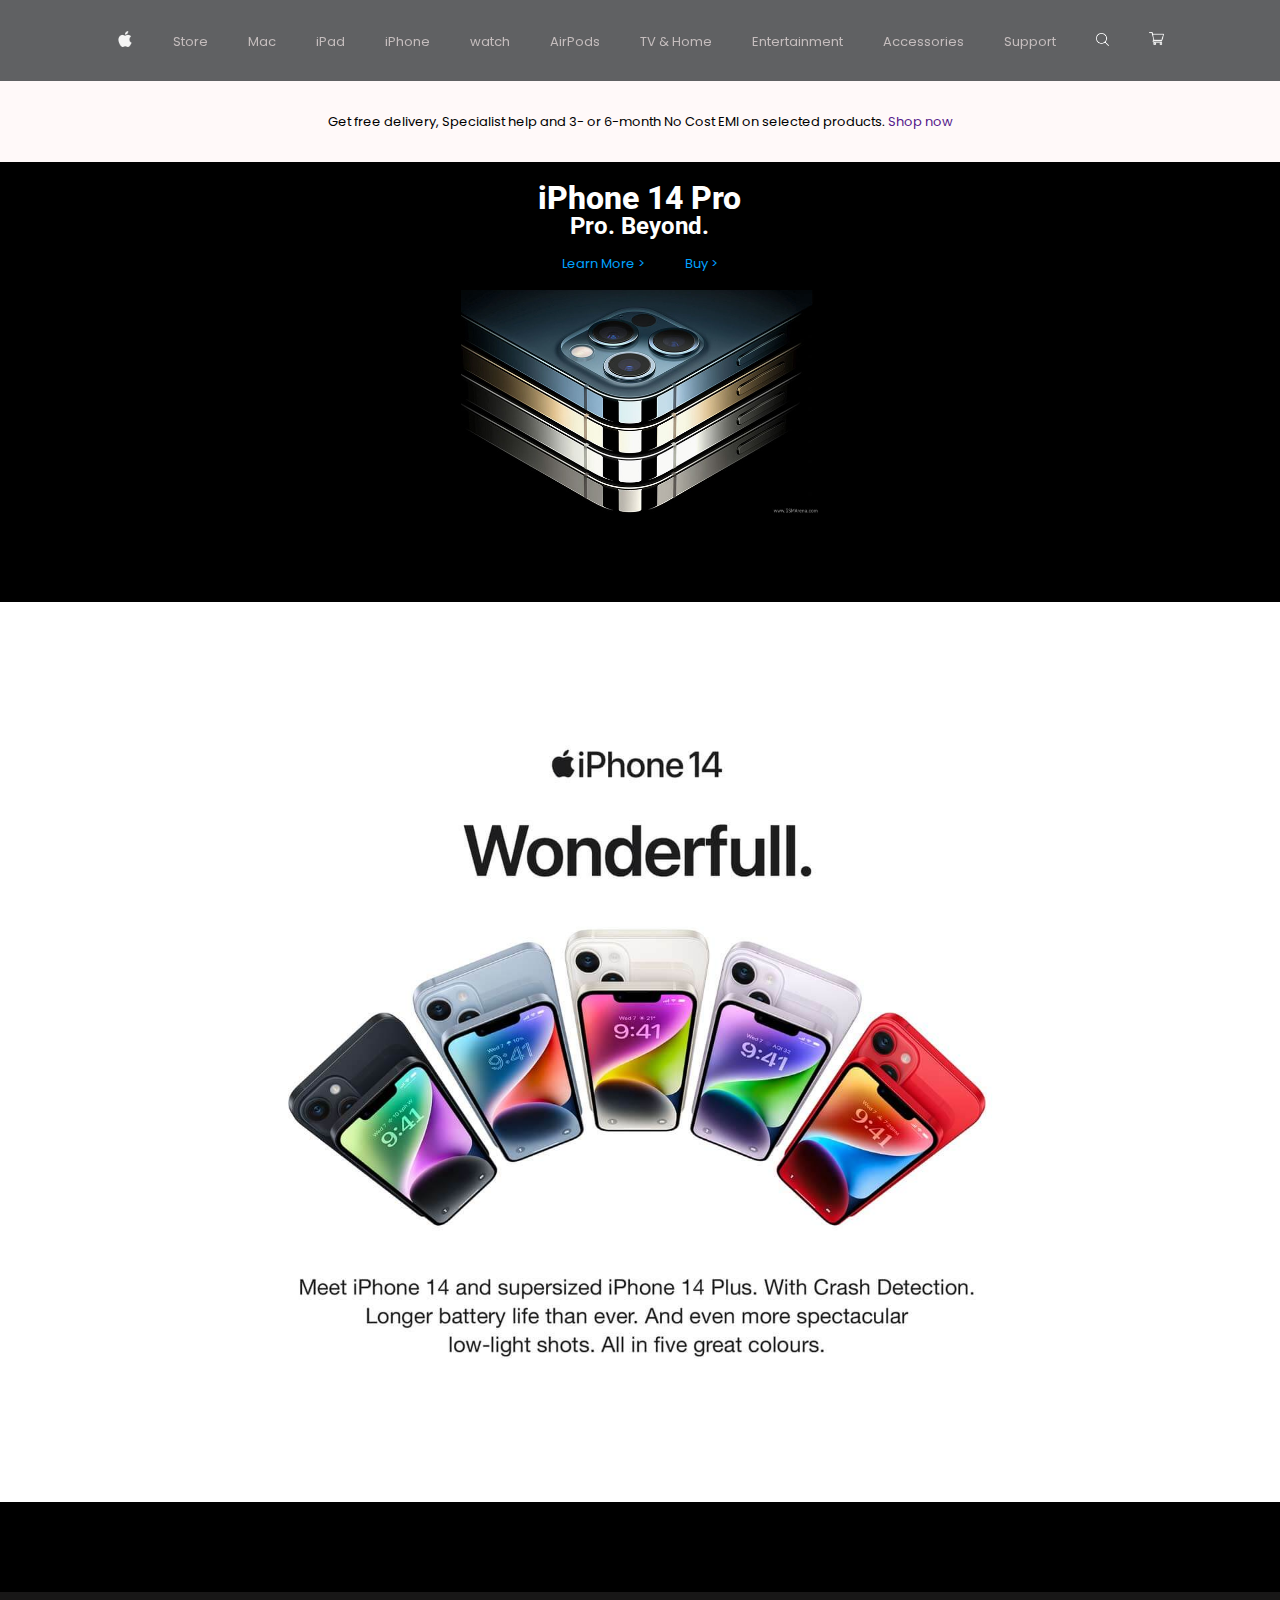
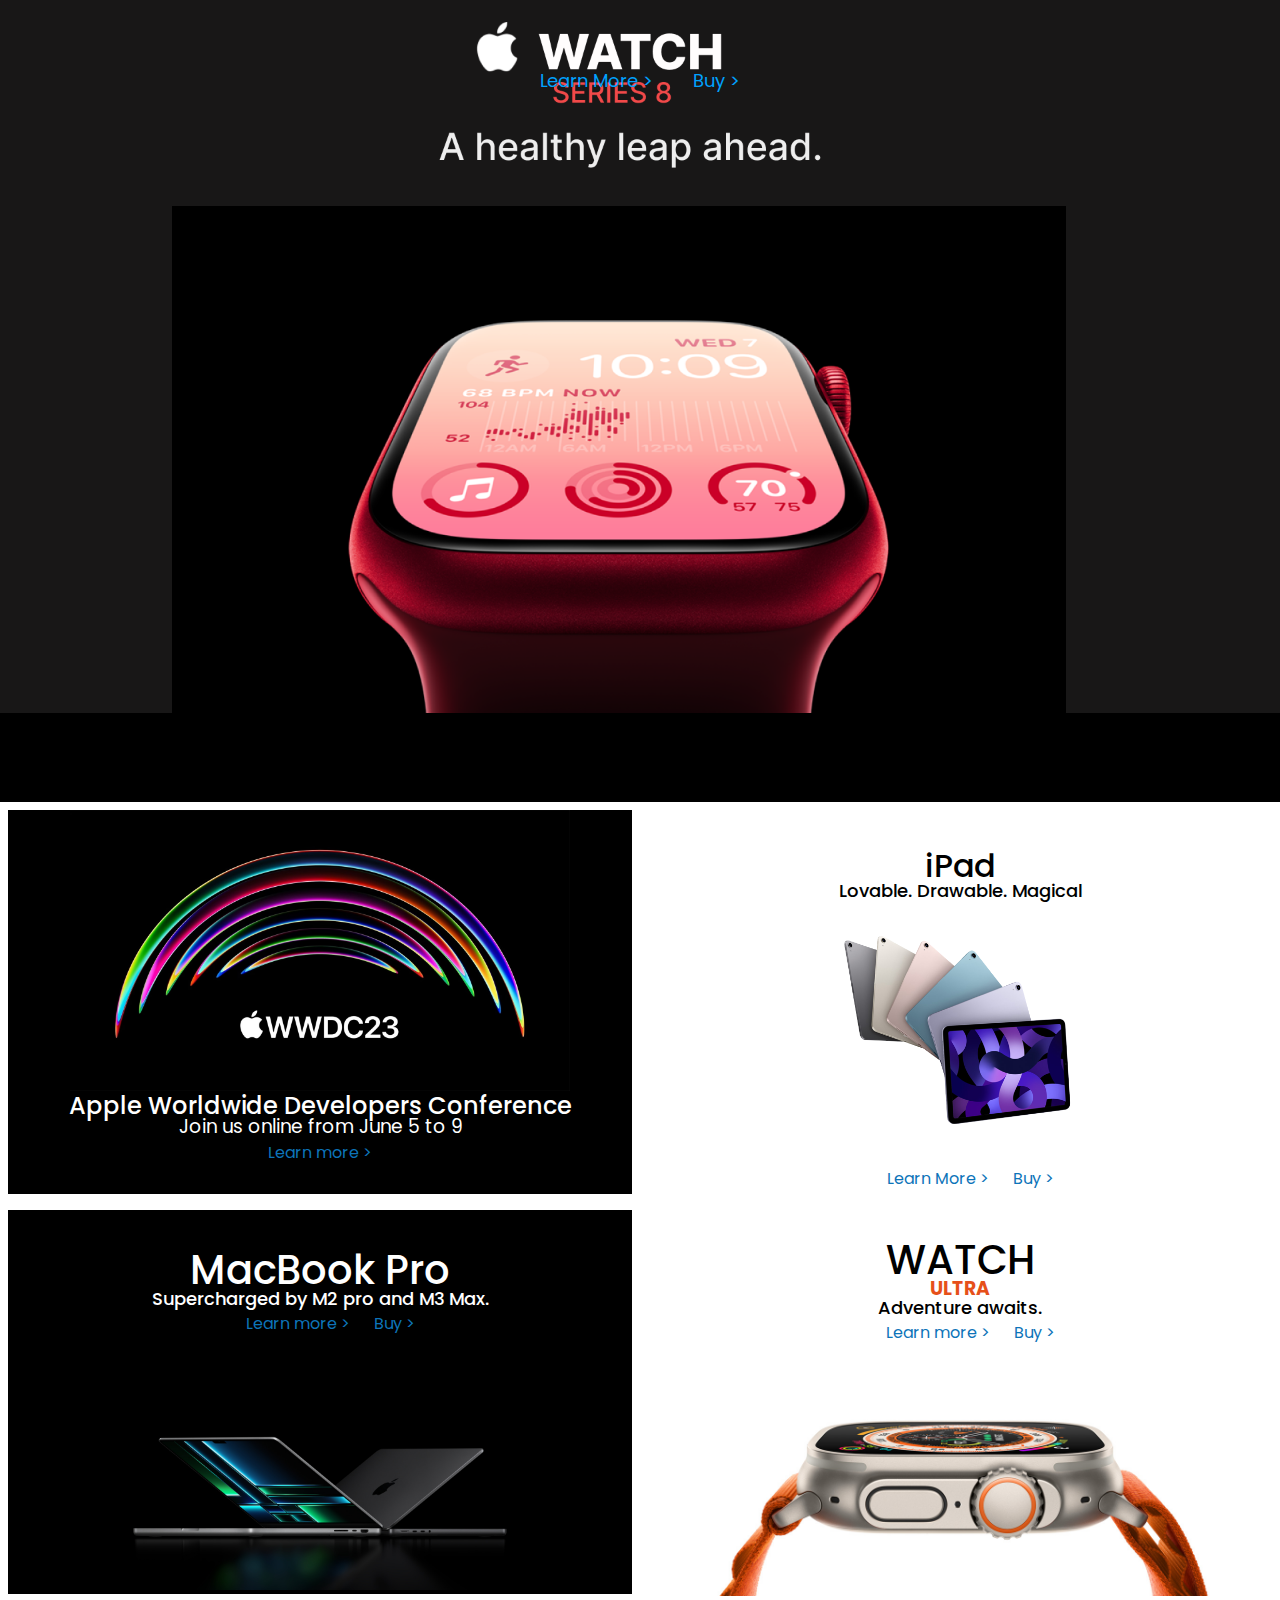
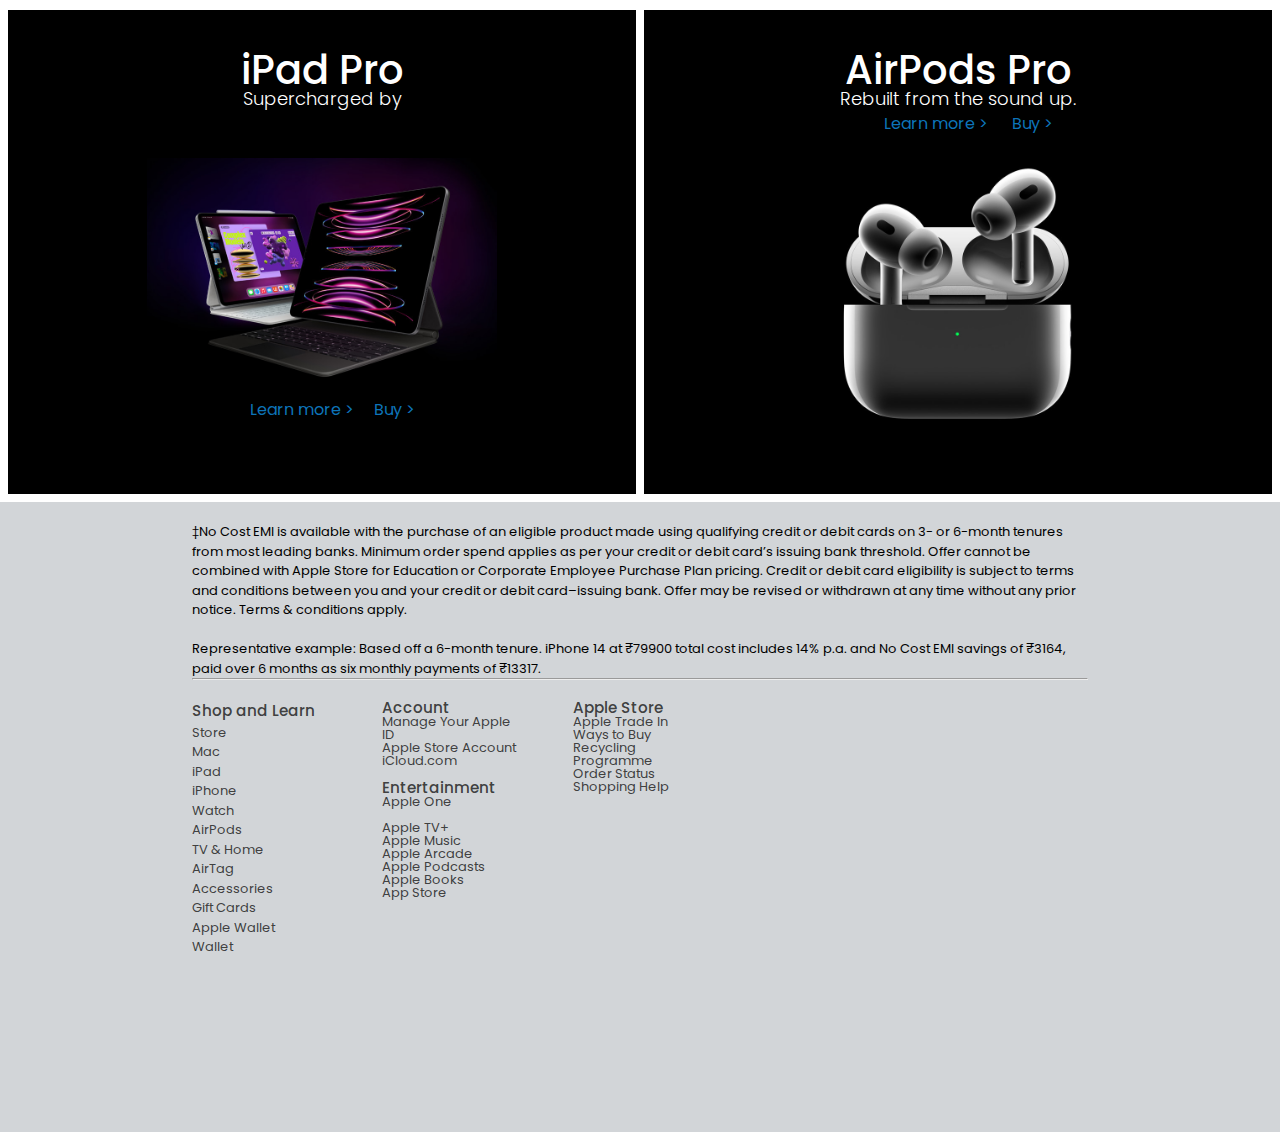
<file: index123.html>
<!DOCTYPE html>
<html lang="en">
<head>
    <meta charset="UTF-8">
    <meta http-equiv="X-UA-Compatible" content="IE=edge">
    <meta name="viewport" content="width=device-width, initial-scale=1.0">
    <title>Apple(India)</title>
    <link rel="stylesheet" href="../styles123.css">
    <link rel="preconnect" href="https://fonts.googleapis.com">
<link rel="preconnect" href="https://fonts.gstatic.com" crossorigin>
<link href="https://fonts.googleapis.com/css2?family=Poppins:wght@200;400;900&display=swap" rel="stylesheet">
<link rel="preconnect" href="https://fonts.googleapis.com">
<link rel="preconnect" href="https://fonts.gstatic.com" crossorigin>
<link href="https://fonts.googleapis.com/css2?family=Roboto:wght@500;700&display=swap" rel="stylesheet">
</head>
<body>
    <div class="container">
        <div class="navi">
                <div><a class="navlink" href=""><img src="../apple-logo (1).png" width="16vw" alt=""></a></div>
                <div><a class="navlink" href="">Store</a></div>
                <div><a class="navlink" href="">Mac</a></div>
                <div><a class="navlink" href="">iPad</a></div>
                <div><a class="navlink" href="">iPhone</a></div>
                <div><a class="navlink" href="">watch</a></div>
                <div><a class="navlink" href="">AirPods</a></div>
                <div><a class="navlink" href="">TV & Home</a></div>
                <div><a class="navlink" href="">Entertainment</a></div>
                <div><a class="navlink" href="">Accessories</a></div>
                <div><a class="navlink" href="">Support</a></div>
                <div><a  class="navlink" href=""><img src="../search-interface-symbol.png" width="13vw" alt=""></a></div>
                <div><a class="navlink"  href=""><img src="../shopping-cart.png" width="15vw" alt=""></a></div>
                
        </div>
        <div class="hero"></div>
        <div class="blw-navi"><p>Get free delivery, Specialist help and 3- or 6-month No Cost EMI on selected products. <a href="">Shop now</a> </p></div>
    
        <div class="banner">
           <div class="content">
                 <h1>iPhone 14 Pro</h1>
                 <h2>Pro. Beyond.</h2>
                 <div class="ban-link">
                    <a href="">Learn More ></a>
                    <a href="">Buy ></a>
                </div>
                <img src="../apple-iphone-12-pro-max-4.jpg"  alt="">
                 
           </div> 
        </div>
        <div class="banner-2">
            <div class="content"></div>
        </div>
        <div class="watch">
            <div class="link">
                <a href="">Learn More ></a>
                <a href="">Buy ></a>
            </div>
        </div>
   <div class="cont">     
    <div class="prod">
        <div class="left">
            <img src="../Apple-WWDC23-hero_1680142076580_1680142083043_1680142083043.avif" alt="" width="500vw"height:"100vh">
            <h2>Apple Worldwide Developers Conference</h2>
            <h3>Join us online from June 5 to 9</h3>
            <a href="">Learn more ></a>
            </div>
        
        <div class="ryt">
            <h1>iPad</h1>
            <h2>Lovable. Drawable.  Magical</h2>
            <img src="../Apple-iPad-Air-hero-color-lineup-220308_big.jpg.large-removebg-preview.png" alt="" width=260px">
            <div><a href="">Learn More ></a>
                <a href="">Buy ></a>
            </div>
        </div>
    </div>
    <div class="mac">
        <div class="mac-lft">
            <h1>MacBook Pro</h1>
            <h2>Supercharged by M2 pro and M3 Max.</h2>
            <div>
                <a href="">Learn more ></a>
                <a href="">Buy ></a>
            </div>
          <img src="../og-macbook-pro-202301.jpg" width="400vw" alt="">
        </div>
        <div class="mac-ryt">
            <h1>WATCH</h1>
            <h3>ULTRA</h3>
            <h2>Adventure awaits.</h2>
            <div>
                <a href="">Learn more ></a>
                <a href="">Buy ></a>
            </div>
          <img src="../hero_watch_ultra__cbu8ymf4a8xe_large.jpg" width="500vw" alt="">
        </div>
    </div>
    <div class="prod-cnt">
        <div class="prdlft">
            <h1 style="font-weight:500;">iPad Pro</h1>
                <h2 style="font-weight:300; font-size: large;">Supercharged by </h2>
            <img src="../Apple-iPad-Pro-Magic-Keyboard-M2-hero-2up-221018_big.jpg.small_2x.jpg" alt="" width="350vh">
            <div><a href="">Learn more ></a><a href="">Buy ></a></div>
        </div>
        <div class="prdryt">
            <h1>AirPods Pro</h1>
            <h2>Rebuilt from the sound up.</h2>
            <div>
                <a href="">Learn more ></a>
                <a href="">Buy ></a>
            </div>
            <img src="../airpod.jpg" alt="" width=550vw">
        </div>
    </div>
</div>
    </div>
<footer>
    <div class="foot">
        <section>
            <p>‡No Cost EMI is available with the purchase of an eligible product made using qualifying credit or debit cards on 3- or 6-month tenures from most leading banks. Minimum order spend applies as per your credit or debit card’s issuing bank threshold. Offer cannot be combined with Apple Store for Education or Corporate Employee Purchase Plan pricing. Credit or debit card eligibility is subject to terms and conditions between you and your credit or debit card–issuing bank. Offer may be revised or withdrawn at any time without any prior notice. Terms & conditions apply.<br>
                <br>
                Representative example: Based off a 6-month tenure. iPhone 14 at ₹79900 total cost includes 14% p.a. and No Cost EMI savings of ₹3164, paid over 6 months as six monthly payments of ₹13317.</p>
                <hr>
        </section>
        <div class="margin">
            <div class="f1">
                <h3 style="color: rgba(44, 44, 44, 0.897); font-weight:500;">Shop and Learn</h3>
                 <a href="">Store</a><br>
                <a href="">Mac</a><br>
                <a href="">iPad</a> <br>
               <a href="">iPhone</a><br> 
               <a href="">Watch</a><br> 
               <a href="">AirPods</a><br> 
               <a href="">TV & Home</a><br> 
               <a href="">AirTag</a> <br>
               <a href="">Accessories</a><br> 
               <a href="">Gift Cards</a><br> 
               <a href="">Apple Wallet</a> <br>
               <a href="">Wallet</a>
            </div>
            <div class="f2">
                <h3 style="color: rgba(44, 44, 44, 0.897); font-weight:500;">Account</h3>
<a href="">Manage Your Apple ID</a> <br>
<a href="">Apple Store Account</a> <br>
<a href=""> iCloud.com</a>
<br>
<br>
<h3 style="color: rgba(44, 44, 44, 0.897); font-weight:500;">Entertainment</h3> 
<a href="">Apple One</a> <br><br>
<a href="">Apple TV+</a><br> 
<a href="">Apple Music</a> <br>
<a href="">Apple Arcade</a> <br>
<a href="">Apple Podcasts</a> <br>
<a href="">Apple Books</a><br> 
<a href="">App Store</a><br> 
            </div>
        <div class="f3">
        <h3 style="color: rgba(44, 44, 44, 0.897); font-weight:500;">Apple Store
                </h3> 
        <a href="">Apple Trade In</a><br> 
        <a href="">Ways to Buy
        </a> <br> 
        <a href="">Recycling Programme</a> <br>
        <a href="">Order Status</a> <br>
        <a href="">Shopping Help</a><br> 
            </div>
            <div class="f4"></div>
            <div class="f5"></div>

        </div>
    </div>
</footer>
    
</body>
</html>
</file>
<file: styles123.css>
*{
    box-sizing: border-box;
    margin: 0px;
    font-family: 'Poppins', sans-serif;
}
html, body, div, img {
    margin: 0;
    padding: 0;
    border: 0;
    font-size: 100%;
    font: inherit;
    vertical-align: baseline;
}
body {
    line-height: 1;
}
.container{
    width: 100%;
    background-color:white;
    margin: auto;
    overflow-x: hidden;
    overflow-y: hidden;
}
.navi{
    display: flex;
    justify-content:center;
    flex-wrap: wrap;
    align-items: center;
    height: 9vh;
    background-color: rgba(63, 65, 68, 0.829);
    position:fixed;
    width: 100%;
    
    
    

}
.navi a{
    text-decoration: none;
    color: rgb(197, 189, 189);
    
    
    
}
.navlink{
    margin: 20px;
    font-size: small;
    
}
.hero{
    background-color: rgb(255, 249, 249);
    height: 9vh;
}
.blw-navi{
    
    display: flex;
    background-color: rgb(255, 249, 249);
    justify-content:center;
    height: 9vh;
    font-size: 1em;
    align-items: center;
}

.blw-navi p{
  font-size: small;
}
.blw-navi a{
    text-decoration: none;
}
.banner{
    display: flex;
    background-color: black;
    color: white;
    justify-content: center; 
    text-align: center;
    width: 100%;
    height: 440px;
}
.banner h1{
    padding-top: 20px;
    font-family: 'Roboto', sans-serif;
    font-weight: 800;
    font-size: 2em;
}
.banner h2{
    font-family: 'Roboto', sans-serif;
    text-align: center;
    font-weight: 1rem;
}
.banner .content img{
    width: 28vw;

    
}
.content{
    height: 6vh;
}
.ban-link{
    display: flex;
    justify-content: center;
    
}
.ban-link a{
    line-height: 4;
    font-size: small;
    text-decoration: none;
    margin: 0px 20px;
    color: rgb(0, 162, 255);
}
.banner-2{
    display: flex;
    justify-content: center;
    width: 100%;
    align-items: center;
    color: red;
    background-color: white;
    height: 100vh;
    background-image: url(../iphone-14-1-d.jpg);
    background-size: contain;
    background-repeat: no-repeat;
    background-position: 50%;
}

.watch{
    display: flex;
    width: 100%;
    height: 100vh;
    background-color: black;
    background-image: url(../Component\ 2.png);
    background-size: contain;
    background-repeat: no-repeat;
    justify-content: center;
   
    background-position: 50%;
}
.link{
    display: flex;
    padding-top: 170px;
    
}
.link a{
    font-size:large;
    text-decoration: none;
    margin: 0px 20px;
    color: rgb(0, 162, 255);
}
    
.prod{
    display: flex;
    height: 400px;
    
    justify-content: center;

}
.prod .left{
    flex-basis: 50%;
    background-color: black;
    margin: 8px 8px;
    text-align: center;
}
.prod .left h2{
    font-weight: 500;
    color: white;
}
.prod .left h3{
    font-weight:400;
    color: white;
}
.prod .left a{
    font-weight:400;
    color: rgb(13, 116, 185);
    line-height: 2;
    text-decoration: none;
}
.prod .ryt{
    flex-basis: 50%;
    text-align: center;
    margin: 8px 8px;
    background-color: rgb(255, 255, 255);

}
.prod .ryt h1{
    padding-top: 40px;
    font-weight: 500;
}
.prod .ryt h2{
    font-size: large;
    font-weight: 500;
}
.prod .ryt a{
    margin-left: 20px;
    text-decoration: none;
    color: rgb(13, 116, 185);
    line-height: 2;
}
.prod-cnt{
    display: flex;
    height: 500px;
    justify-content: center;
    
}
.prdlft{
    flex-basis: 50%;
    background-color: black;
    margin: 8px 0px 8px 8px;
    text-align: center;
    color: white;
}
.prdryt{
  flex-basis: 50%;
  background-color: black;
  margin: 8px 8px;
  text-align: center;
}

.prdlft h1{
    color:white;
    font-size: 40px;
    font-weight: lighter;
    padding-top: 40px;

}
.prdlft img{
    padding-top: 50px;
}
.prdlft a{
    margin-left: 20px;
    text-decoration: none;
    color: rgb(13, 116, 185);
    line-height: 2;
}
.prdryt h1{
    padding-top: 40px;
    color: white;
    font-size: 40px;
    font-weight: 500;

}
.prdryt a{
    margin-left: 20px;
    text-decoration: none;
    color: rgb(13, 116, 185);
    line-height: 2;
}
.prdryt h2{
    color: white;
    font-weight: 300;
    font-size: large;
}
.mac{
    display:flex;
    height: 400px;
    justify-content: center;
    text-align: center;
}
.mac-lft{
    flex-basis: 50%;
    background-color: black;
    margin: 8px 8px;
    text-align: center;
    color: white;

}
.mac-lft h1{
    padding-top: 40px;
    color: white;
    font-size: 40px;
    font-weight: 500;

}
.mac-lft img{
    padding-top: 40px;
}
.mac-lft h2{
    font-size: large;
    font-weight: 500;
}
.mac-lft a{
    margin-left: 20px;
    text-decoration: none;
    color: rgb(13, 116, 185);
    line-height: 2;

}
.mac-ryt{
    flex-basis: 50%;
    background-color:white;
    margin: 8px 8px;
    text-align: center;
}
.mac-ryt h1{
    padding-top: 30px;
    color: black;
    font-size: 40px;
    font-weight: 500;

}
.mac-ryt h3{
    color: rgb(230, 80, 26);
    
}
.mac-ryt h2{
    font-size: large;
    font-weight: 500;
    
}
.mac-ryt a{
    margin-left: 20px;
    text-decoration: none;
    color: rgb(13, 116, 185);
    line-height: 2;
    
}
.mac-ryt img{
    padding-top: 70px;
}
.foot{
    width: 100%;
    height: 70vh;
    background-color: rgb(210, 213, 216);
}
.foot section{
    padding-top: 20px;
    width: 70%;
    margin: auto;
    font-size: small;
    line-height: 1.5;
}
.margin{
    padding-top: 20px;
    display: flex;
    flex-direction: row;
    width: 70%;
    margin: auto;
    justify-content: space-between;

}
.f1{
    flex-basis: 15%;
    font-size: small;
    line-height: 1.5;
    

}
.f2{
    flex-basis: 15%;
    font-size: small
    
}
.f3{
    flex-basis: 15%;
    font-size: small
   
}
.f4{
    flex-basis: 15%;
    font-size: small
    
}
.f5{
    flex-basis: 15%;
    font-size: small
   
}
.margin .f1 h1{
    font-weight: 200;
    color: rgba(44, 44, 44, 0.897);
}
.margin a{
    text-decoration: none;
    color: rgba(44, 44, 44, 0.897);
}
.margin {
    cursor: pointer;
}
</file>
